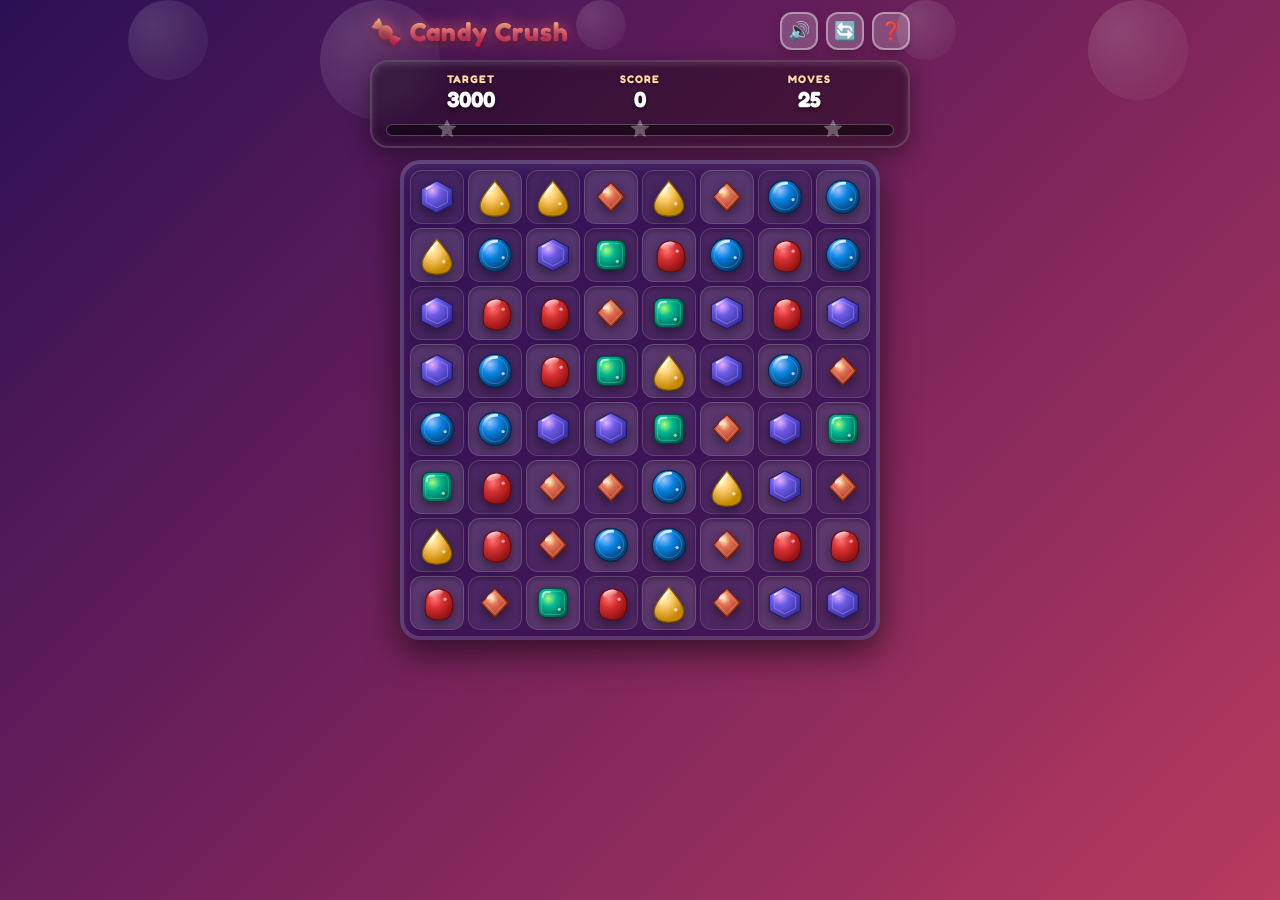
<file: index.html>
<!DOCTYPE html>
<html lang="en">
<head>
    <meta charset="UTF-8">
    <meta name="viewport" content="width=device-width, initial-scale=1.0, maximum-scale=1.0, user-scalable=no">
    <title>Candy Crush</title>
    <link rel="preconnect" href="https://fonts.googleapis.com">
    <link rel="preconnect" href="https://fonts.gstatic.com" crossorigin>
    <link href="https://fonts.googleapis.com/css2?family=Fredoka:wght@400;600;700;800;900&display=swap" rel="stylesheet">
    <link rel="stylesheet" href="style.css">
</head>
<body>
    <!-- Background Animated Floating Candy Bubbles -->
    <div class="bg-decorations">
        <div class="candy-bubble" style="width: 80px; height: 80px; left: 10%; animation-delay: 0s;"></div>
        <div class="candy-bubble" style="width: 120px; height: 120px; left: 25%; animation-delay: 4s;"></div>
        <div class="candy-bubble" style="width: 60px; height: 60px; left: 70%; animation-delay: 2s;"></div>
        <div class="candy-bubble" style="width: 100px; height: 100px; left: 85%; animation-delay: 7s;"></div>
        <div class="candy-bubble" style="width: 50px; height: 50px; left: 45%; animation-delay: 9s;"></div>
    </div>

    <!-- Main Game Wrapper -->
    <div class="game-wrapper">
        <!-- Top Navigation / Title -->
        <header>
            <h1 class="logo-title">🍬 Candy Crush</h1>
            <div class="header-controls">
                <button id="btn-mute" class="btn-icon" title="Toggle Sound">🔊</button>
                <button id="btn-restart" class="btn-icon" title="Restart Game">🔄</button>
                <button id="btn-help" class="btn-icon" title="How to Play">❓</button>
            </div>
        </header>

        <!-- Stats & Star Meter Dashboard -->
        <div class="dashboard">
            <div class="stats-row">
                <div class="stat-card">
                    <span class="stat-label">Target</span>
                    <span id="target-val" class="stat-value">3000</span>
                </div>
                <div class="stat-card">
                    <span class="stat-label">Score</span>
                    <span id="score-val" class="stat-value">0</span>
                </div>
                <div id="moves-card" class="stat-card moves-card">
                    <span class="stat-label">Moves</span>
                    <span id="moves-val" class="stat-value">25</span>
                </div>
            </div>

            <!-- Star Progress Bar -->
            <div class="star-progress-container">
                <div class="progress-track">
                    <div id="progress-fill" class="progress-fill"></div>
                </div>
                <div class="stars-track">
                    <span id="star-1" class="star-icon">⭐</span>
                    <span id="star-2" class="star-icon">⭐</span>
                    <span id="star-3" class="star-icon">⭐</span>
                </div>
            </div>
        </div>

        <!-- Board Area -->
        <div class="board-container">
            <canvas id="fx-canvas"></canvas>
            <div id="floating-text-container"></div>
            <div id="grid" class="grid"></div>
        </div>
    </div>

    <!-- How to Play / Guide Modal -->
    <div id="help-modal" class="modal-overlay">
        <div class="modal-card">
            <h2 class="modal-title">How To Play</h2>
            <div class="guide-list">
                <div class="guide-item">
                    <div class="guide-icon">👉</div>
                    <div><strong>Swap Candies:</strong> Click or swipe 2 adjacent candies to match 3 or more of the same color.</div>
                </div>
                <div class="guide-item">
                    <div class="guide-icon">✨</div>
                    <div><strong>Striped Candy (Match 4):</strong> Clears an entire row or column when detonated!</div>
                </div>
                <div class="guide-item">
                    <div class="guide-icon">💥</div>
                    <div><strong>Wrapped Candy (T or L match):</strong> Explodes a 3x3 square zone!</div>
                </div>
                <div class="guide-item">
                    <div class="guide-icon">🌈</div>
                    <div><strong>Color Bomb (Match 5):</strong> Swap with any candy to clear all candies of that color!</div>
                </div>
                <div class="guide-item">
                    <div class="guide-icon">⚡</div>
                    <div><strong>Special Combos:</strong> Swap two special candies together for massive board-clearing blasts!</div>
                </div>
            </div>
            <button id="close-help-btn" class="modal-btn">Got It!</button>
        </div>
    </div>

    <!-- Game Over Modal -->
    <div id="game-over-modal" class="modal-overlay">
        <div class="modal-card">
            <h2 class="modal-title" style="background: linear-gradient(180deg, #ff6b81, #ee5253); -webkit-background-clip: text;">Out of Moves!</h2>
            <p style="color: #c8d6e5; margin-top: 4px;">You didn't reach the target score this time.</p>
            <div class="modal-score-box">
                <div class="modal-score-label">Final Score</div>
                <div id="gameover-score" class="modal-score-num">0</div>
            </div>
            <button id="gameover-replay-btn" class="modal-btn">Try Again 🔄</button>
        </div>
    </div>

    <!-- Victory Modal -->
    <div id="victory-modal" class="modal-overlay">
        <div class="modal-card">
            <h2 class="modal-title">Sugar Rush!</h2>
            <p style="color: #f1f2f6; margin-top: 4px;">Target achieved! Spectacular job!</p>
            <div id="victory-stars" class="modal-stars">
                <span class="star earned">⭐</span>
                <span class="star earned">⭐</span>
                <span class="star">⭐</span>
            </div>
            <div class="modal-score-box">
                <div class="modal-score-label">Final Score</div>
                <div id="victory-score" class="modal-score-num">0</div>
            </div>
            <button id="victory-replay-btn" class="modal-btn">Play Again 🎉</button>
        </div>
    </div>

    <!-- Scripts -->
    <script src="audio.js"></script>
    <script src="board.js"></script>
    <script src="game.js"></script>
</body>
</html>
</file>
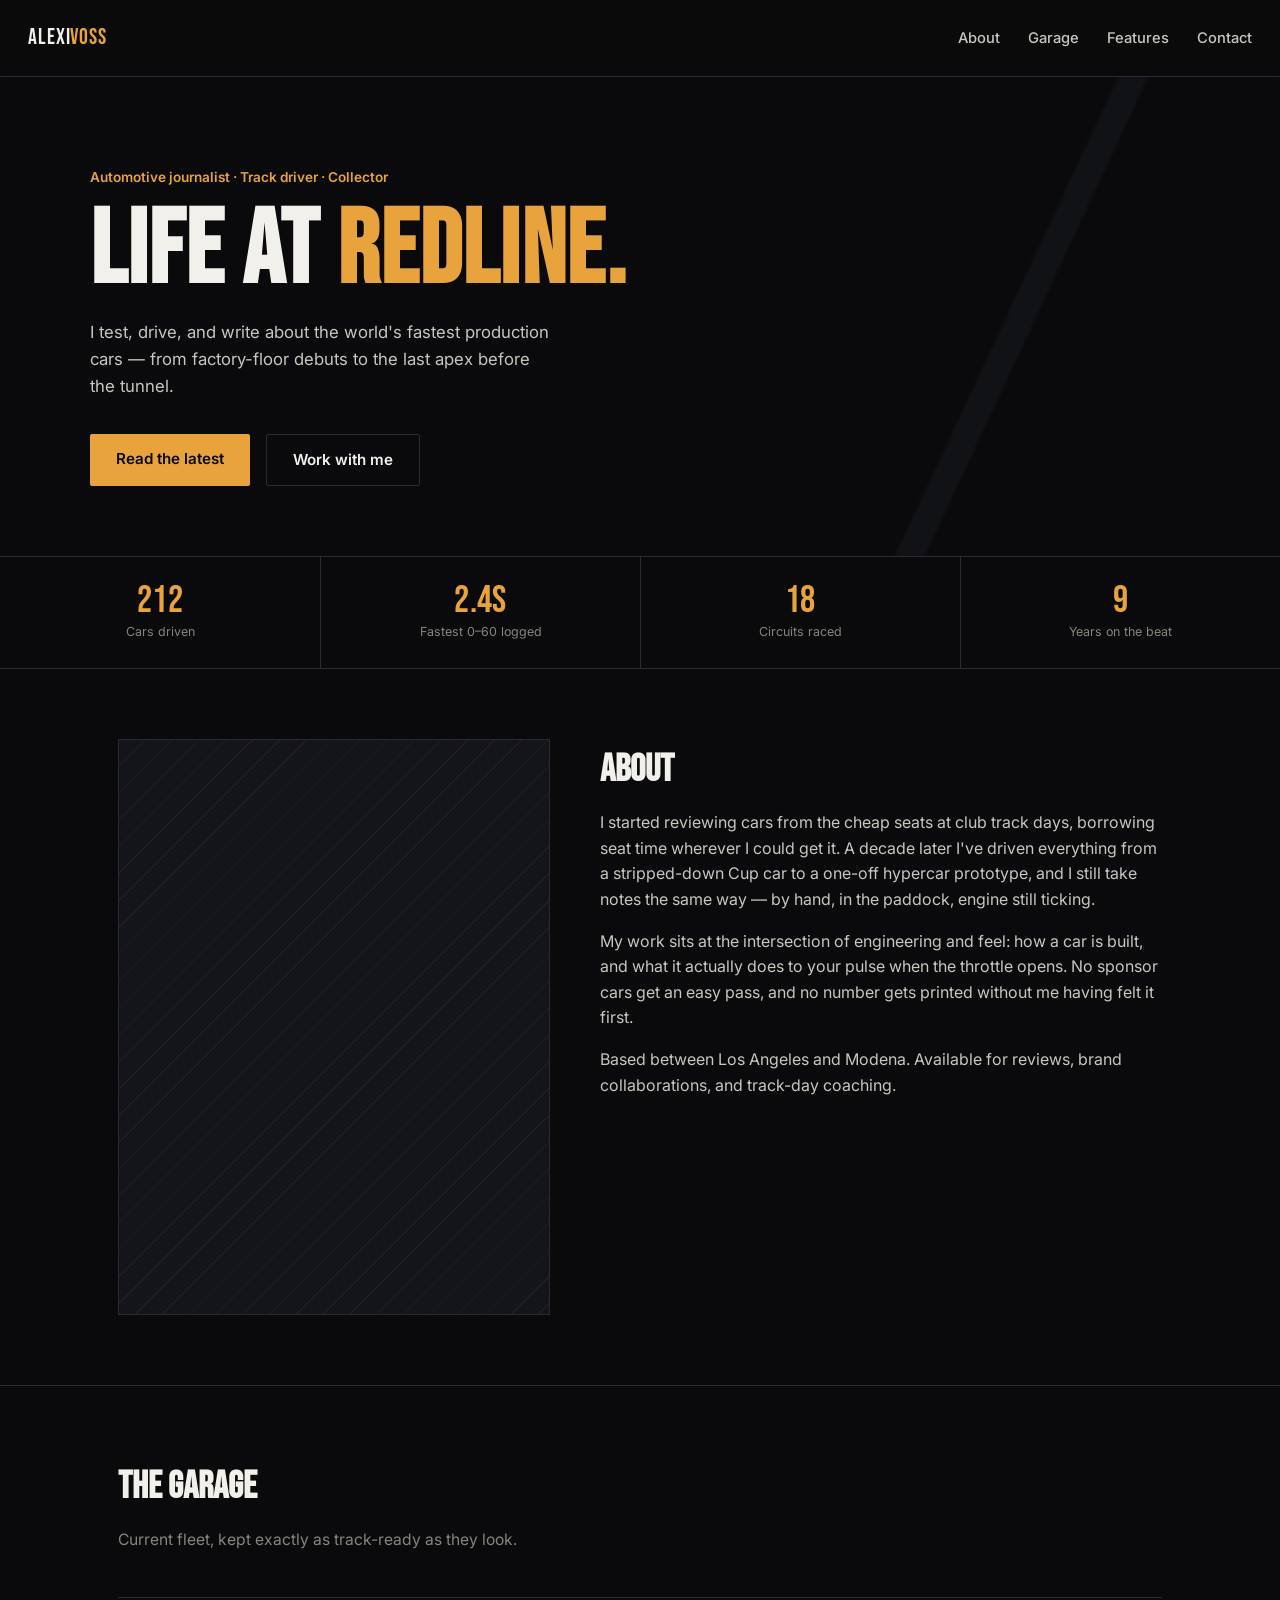
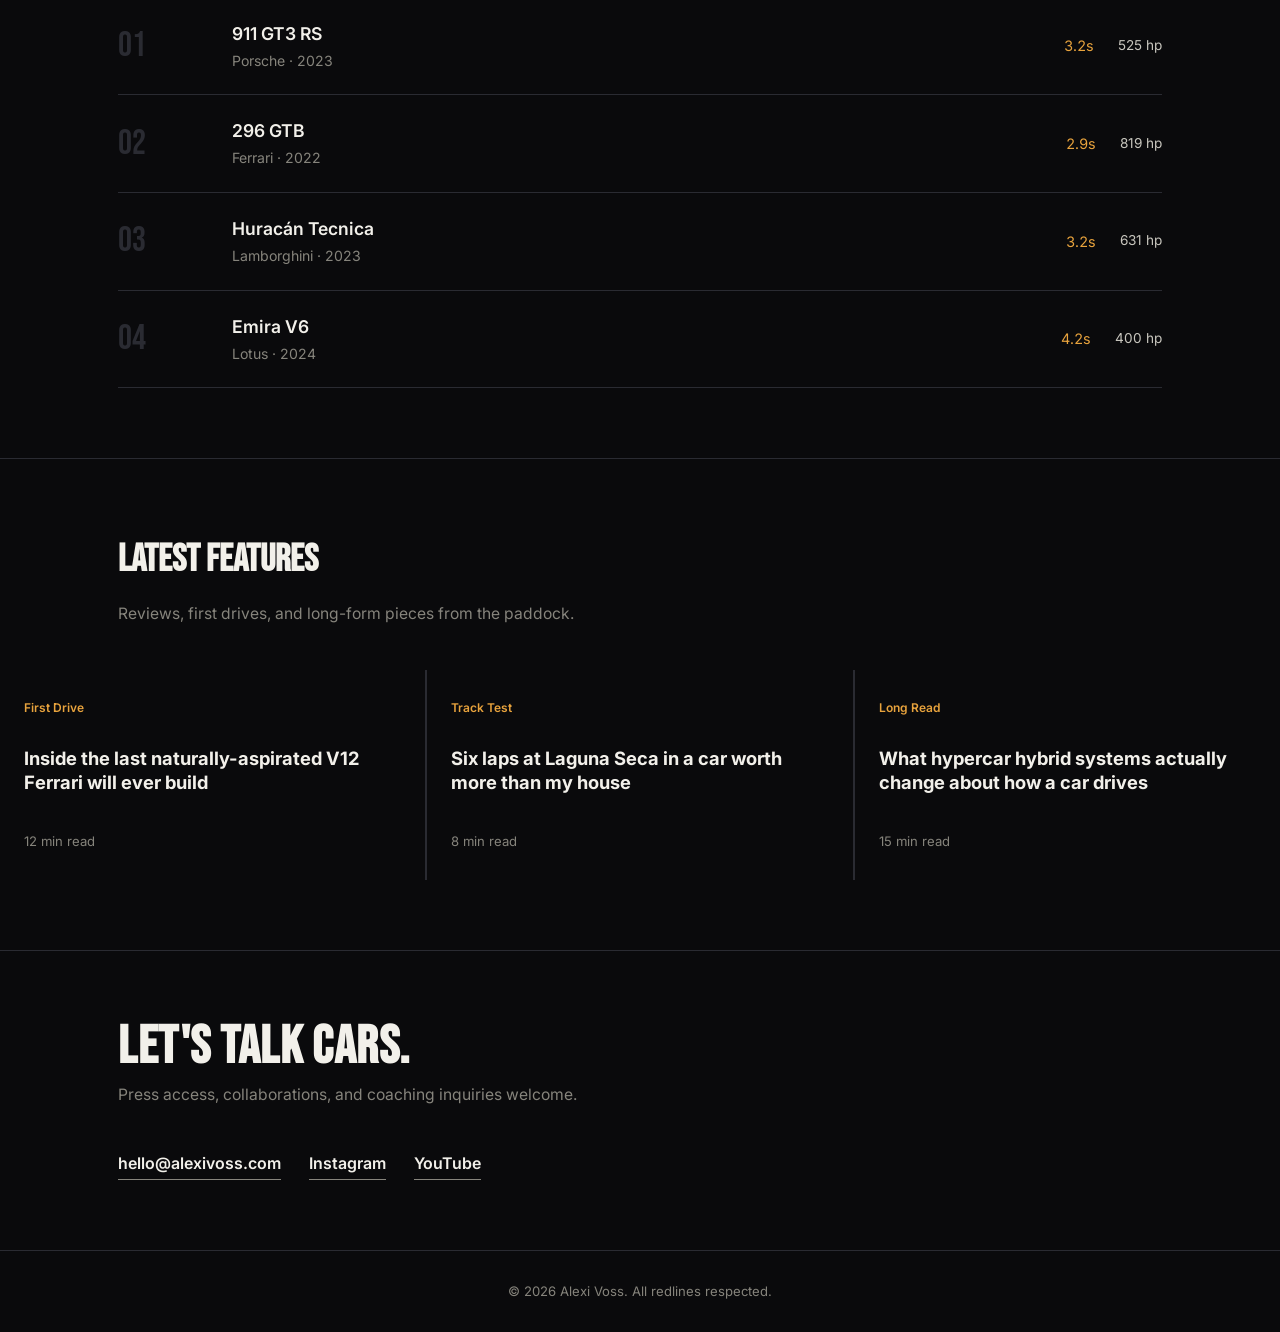
<file: index (2).html>
<!DOCTYPE html>
<html lang="en">
<head>
<meta charset="UTF-8">
<meta name="viewport" content="width=device-width, initial-scale=1, viewport-fit=cover">
<title>Alexi Voss — Supercar Journalist</title>
<link rel="preconnect" href="https://fonts.googleapis.com">
<link rel="preconnect" href="https://fonts.gstatic.com" crossorigin>
<link href="https://fonts.googleapis.com/css2?family=Bebas+Neue&family=Inter:wght@400;500;600&display=swap" rel="stylesheet">
<style>
  :root {
    --ink: #0a0a0c;
    --panel: #14151a;
    --line: #2a2b32;
    --titanium: #c8c6be;
    --titanium-dim: #86847c;
    --amber: #e8a33d;
    --redline: #b8332f;
    --paper: #f2f0ea;
    box-sizing: border-box;
    padding-top: env(safe-area-inset-top, 0px);
    padding-bottom: env(safe-area-inset-bottom, 0px);
  }
  html { scroll-padding-top: env(safe-area-inset-top, 0px); scroll-behavior: smooth; }
  *, *::before, *::after { box-sizing: inherit; margin: 0; padding: 0; }
  body {
    background: var(--ink);
    color: var(--paper);
    font-family: 'Inter', -apple-system, sans-serif;
    line-height: 1.6;
    overflow-x: hidden;
  }
  .display {
    font-family: 'Bebas Neue', 'Arial Narrow', sans-serif;
    letter-spacing: 0.01em;
    line-height: 0.95;
  }
  .wrap { max-width: 1100px; margin: 0 auto; padding: 0 28px; }

  /* NAV */
  nav {
    position: sticky; top: env(safe-area-inset-top, 0px); z-index: 50;
    display: flex; justify-content: space-between; align-items: center;
    padding: 20px 28px;
    background: rgba(10,10,12,0.9); backdrop-filter: blur(6px);
    border-bottom: 1px solid var(--line);
  }
  nav .mark { font-family: 'Bebas Neue', sans-serif; font-size: 1.4rem; letter-spacing: 0.04em; }
  nav .mark span { color: var(--amber); }
  nav ul { list-style: none; display: flex; gap: 28px; }
  nav a { color: var(--titanium); text-decoration: none; font-size: 0.92rem; font-weight: 500; transition: color 0.2s; }
  nav a:hover, nav a:focus-visible { color: var(--paper); }
  @media (max-width: 640px) { nav ul { display: none; } }

  /* HERO */
  .hero {
    position: relative;
    padding: 90px 28px 70px;
    overflow: hidden;
    border-bottom: 1px solid var(--line);
  }
  .hero::before {
    content: "";
    position: absolute; top: 0; right: -10%; width: 60%; height: 100%;
    background: linear-gradient(115deg, transparent 48%, var(--panel) 48.5%, var(--panel) 51%, transparent 51.5%);
    opacity: 0.7;
  }
  .hero-inner { max-width: 1100px; margin: 0 auto; position: relative; }
  .hero .eyebrow { color: var(--amber); font-size: 0.85rem; font-weight: 600; margin-bottom: 14px; }
  .hero h1 {
    font-size: clamp(3rem, 10vw, 6.5rem);
    text-transform: uppercase;
  }
  .hero h1 em { font-style: normal; color: var(--amber); }
  .hero p.tag {
    max-width: 460px; margin-top: 18px; color: var(--titanium);
    font-size: 1.05rem;
  }
  .hero .cta-row { display: flex; gap: 16px; margin-top: 34px; flex-wrap: wrap; }
  .btn {
    display: inline-block; padding: 13px 26px; font-weight: 600; font-size: 0.95rem;
    text-decoration: none; border-radius: 2px; transition: transform 0.15s, background 0.2s;
  }
  .btn-primary { background: var(--amber); color: var(--ink); }
  .btn-primary:hover { background: #f2b859; transform: translateY(-1px); }
  .btn-ghost { border: 1px solid var(--line); color: var(--paper); }
  .btn-ghost:hover { border-color: var(--titanium); transform: translateY(-1px); }

  /* STATS STRIP */
  .stats {
    border-bottom: 1px solid var(--line);
    display: grid; grid-template-columns: repeat(4, 1fr);
  }
  .stat {
    padding: 26px 20px; text-align: center; border-left: 1px solid var(--line);
  }
  .stat:first-child { border-left: none; }
  .stat .num { font-family: 'Bebas Neue', sans-serif; font-size: 2.4rem; color: var(--amber); }
  .stat .lbl { font-size: 0.78rem; color: var(--titanium-dim); margin-top: 2px; }
  @media (max-width: 640px) {
    .stats { grid-template-columns: repeat(2, 1fr); }
    .stat:nth-child(3) { border-left: none; }
  }

  section { padding: 70px 0; border-bottom: 1px solid var(--line); }
  h2.section-title {
    font-family: 'Bebas Neue', sans-serif;
    font-size: 2.4rem;
    text-transform: uppercase;
    margin-bottom: 10px;
  }
  .section-sub { color: var(--titanium-dim); max-width: 520px; margin-bottom: 44px; font-size: 0.98rem; }

  /* ABOUT */
  .about-grid { display: grid; grid-template-columns: 1fr 1.3fr; gap: 50px; align-items: start; }
  .about-grid .figure {
    aspect-ratio: 3/4; background: var(--panel);
    border: 1px solid var(--line);
    position: relative; overflow: hidden;
  }
  .about-grid .figure::after {
    content: "";
    position: absolute; inset: 0;
    background: repeating-linear-gradient(135deg, transparent 0 18px, rgba(232,163,61,0.06) 18px 19px);
  }
  .about-grid p { color: var(--titanium); margin-bottom: 16px; max-width: 60ch; }
  @media (max-width: 760px) { .about-grid { grid-template-columns: 1fr; } .about-grid .figure { max-width: 260px; } }

  /* GARAGE */
  .garage-list { display: flex; flex-direction: column; }
  .garage-row {
    display: grid; grid-template-columns: 90px 1.4fr 1fr auto; gap: 24px; align-items: center;
    padding: 22px 0; border-top: 1px solid var(--line);
  }
  .garage-row:last-child { border-bottom: 1px solid var(--line); }
  .garage-row .rank { font-family: 'Bebas Neue', sans-serif; font-size: 2.2rem; color: var(--line); }
  .garage-row .name { font-weight: 600; font-size: 1.1rem; }
  .garage-row .make { color: var(--titanium-dim); font-size: 0.88rem; margin-top: 2px; }
  .garage-row .spec { color: var(--amber); font-size: 0.9rem; text-align: right; font-variant-numeric: tabular-nums; }
  .garage-row .power { color: var(--titanium); font-size: 0.85rem; text-align: right; }
  @media (max-width: 640px) {
    .garage-row { grid-template-columns: 50px 1fr; grid-template-areas: "rank name" "rank spec"; row-gap: 6px; }
    .garage-row .name { grid-area: name; }
    .garage-row .spec, .garage-row .power { grid-area: spec; text-align: left; }
    .garage-row .power { display: none; }
  }

  /* FEATURED */
  .feature-grid { display: grid; grid-template-columns: repeat(3, 1fr); gap: 2px; background: var(--line); }
  .feature-card { background: var(--ink); padding: 28px 24px; min-height: 210px; display: flex; flex-direction: column; justify-content: space-between; }
  .feature-card .kicker { font-size: 0.75rem; color: var(--amber); font-weight: 600; }
  .feature-card h3 { font-size: 1.15rem; margin-top: 10px; line-height: 1.3; }
  .feature-card .meta { color: var(--titanium-dim); font-size: 0.82rem; margin-top: 16px; }
  @media (max-width: 760px) { .feature-grid { grid-template-columns: 1fr; } }

  /* CONTACT */
  .contact { text-align: left; }
  .contact h2.section-title { font-size: clamp(2.2rem, 6vw, 3.4rem); }
  .contact-links { display: flex; gap: 28px; flex-wrap: wrap; margin-top: 30px; }
  .contact-links a { color: var(--paper); text-decoration: none; font-weight: 600; border-bottom: 1px solid var(--titanium-dim); padding-bottom: 2px; }
  .contact-links a:hover { border-color: var(--amber); color: var(--amber); }

  footer { padding: 30px 28px; text-align: center; color: var(--titanium-dim); font-size: 0.82rem; }

  :focus-visible { outline: 2px solid var(--amber); outline-offset: 2px; }
  @media (prefers-reduced-motion: reduce) { html { scroll-behavior: auto; } * { transition: none !important; } }
</style>
</head>
<body>

<nav>
  <div class="mark">ALEXI<span>VOSS</span></div>
  <ul>
    <li><a href="#about">About</a></li>
    <li><a href="#garage">Garage</a></li>
    <li><a href="#features">Features</a></li>
    <li><a href="#contact">Contact</a></li>
  </ul>
</nav>

<header class="hero">
  <div class="hero-inner">
    <div class="eyebrow">Automotive journalist · Track driver · Collector</div>
    <h1 class="display">Life at <em>redline.</em></h1>
    <p class="tag">I test, drive, and write about the world's fastest production cars — from factory-floor debuts to the last apex before the tunnel.</p>
    <div class="cta-row">
      <a class="btn btn-primary" href="#features">Read the latest</a>
      <a class="btn btn-ghost" href="#contact">Work with me</a>
    </div>
  </div>
</header>

<div class="stats">
  <div class="stat"><div class="num display">212</div><div class="lbl">Cars driven</div></div>
  <div class="stat"><div class="num display">2.4s</div><div class="lbl">Fastest 0–60 logged</div></div>
  <div class="stat"><div class="num display">18</div><div class="lbl">Circuits raced</div></div>
  <div class="stat"><div class="num display">9</div><div class="lbl">Years on the beat</div></div>
</div>

<section id="about">
  <div class="wrap about-grid">
    <div class="figure" role="img" aria-label="Portrait placeholder"></div>
    <div>
      <h2 class="section-title">About</h2>
      <p>I started reviewing cars from the cheap seats at club track days, borrowing seat time wherever I could get it. A decade later I've driven everything from a stripped-down Cup car to a one-off hypercar prototype, and I still take notes the same way — by hand, in the paddock, engine still ticking.</p>
      <p>My work sits at the intersection of engineering and feel: how a car is built, and what it actually does to your pulse when the throttle opens. No sponsor cars get an easy pass, and no number gets printed without me having felt it first.</p>
      <p>Based between Los Angeles and Modena. Available for reviews, brand collaborations, and track-day coaching.</p>
    </div>
  </div>
</section>

<section id="garage">
  <div class="wrap">
    <h2 class="section-title">The Garage</h2>
    <p class="section-sub">Current fleet, kept exactly as track-ready as they look.</p>
    <div class="garage-list">
      <div class="garage-row">
        <div class="rank display">01</div>
        <div><div class="name">911 GT3 RS</div><div class="make">Porsche · 2023</div></div>
        <div class="spec">3.2s</div>
        <div class="power">525 hp</div>
      </div>
      <div class="garage-row">
        <div class="rank display">02</div>
        <div><div class="name">296 GTB</div><div class="make">Ferrari · 2022</div></div>
        <div class="spec">2.9s</div>
        <div class="power">819 hp</div>
      </div>
      <div class="garage-row">
        <div class="rank display">03</div>
        <div><div class="name">Huracán Tecnica</div><div class="make">Lamborghini · 2023</div></div>
        <div class="spec">3.2s</div>
        <div class="power">631 hp</div>
      </div>
      <div class="garage-row">
        <div class="rank display">04</div>
        <div><div class="name">Emira V6</div><div class="make">Lotus · 2024</div></div>
        <div class="spec">4.2s</div>
        <div class="power">400 hp</div>
      </div>
    </div>
  </div>
</section>

<section id="features">
  <div class="wrap">
    <h2 class="section-title">Latest Features</h2>
    <p class="section-sub">Reviews, first drives, and long-form pieces from the paddock.</p>
  </div>
  <div class="feature-grid">
    <div class="feature-card">
      <div class="kicker">First Drive</div>
      <h3>Inside the last naturally-aspirated V12 Ferrari will ever build</h3>
      <div class="meta">12 min read</div>
    </div>
    <div class="feature-card">
      <div class="kicker">Track Test</div>
      <h3>Six laps at Laguna Seca in a car worth more than my house</h3>
      <div class="meta">8 min read</div>
    </div>
    <div class="feature-card">
      <div class="kicker">Long Read</div>
      <h3>What hypercar hybrid systems actually change about how a car drives</h3>
      <div class="meta">15 min read</div>
    </div>
  </div>
</section>

<section id="contact" class="contact">
  <div class="wrap">
    <h2 class="section-title display">Let's talk cars.</h2>
    <p class="section-sub">Press access, collaborations, and coaching inquiries welcome.</p>
    <div class="contact-links">
      <a href="mailto:hello@alexivoss.com">hello@alexivoss.com</a>
      <a href="#">Instagram</a>
      <a href="#">YouTube</a>
    </div>
  </div>
</section>

<footer>© 2026 Alexi Voss. All redlines respected.</footer>

</body>
</html>
</file>
<file: style.css>
/* Candy Crush Visual Styling */
:root {
    --bg-gradient: linear-gradient(135deg, #2b1055 0%, #75225b 50%, #b83b5e 100%);
    --board-bg: rgba(43, 16, 85, 0.75);
    --cell-bg-1: rgba(255, 255, 255, 0.08);
    --cell-bg-2: rgba(255, 255, 255, 0.15);
    --cell-border: rgba(255, 255, 255, 0.12);
    --gold: #ffd700;
    --font-family: 'Fredoka', 'Quicksand', 'Arial Rounded MT Bold', -apple-system, BlinkMacSystemFont, sans-serif;
}

* {
    box-sizing: border-box;
    margin: 0;
    padding: 0;
    user-select: none;
    -webkit-user-select: none;
    -webkit-tap-highlight-color: transparent;
}

body {
    min-height: 100vh;
    background: var(--bg-gradient);
    font-family: var(--font-family);
    color: #ffffff;
    display: flex;
    flex-direction: column;
    align-items: center;
    justify-content: flex-start;
    padding: 12px;
    overflow-x: hidden;
    position: relative;
}

/* Background animated candy bubbles */
.bg-decorations {
    position: fixed;
    top: 0;
    left: 0;
    width: 100%;
    height: 100%;
    pointer-events: none;
    overflow: hidden;
    z-index: 0;
}

.candy-bubble {
    position: absolute;
    border-radius: 50%;
    opacity: 0.15;
    background: radial-gradient(circle at 30% 30%, #ffffff, rgba(255, 255, 255, 0.1));
    animation: floatUp 16s linear infinite;
}

@keyframes floatUp {
    0% { transform: translateY(105vh) scale(0.6); opacity: 0; }
    20% { opacity: 0.2; }
    80% { opacity: 0.2; }
    100% { transform: translateY(-10vh) scale(1.1); opacity: 0; }
}

/* Main Container */
.game-wrapper {
    position: relative;
    z-index: 1;
    display: flex;
    flex-direction: column;
    align-items: center;
    width: 100%;
    max-width: 540px;
}

/* Header & HUD */
header {
    width: 100%;
    display: flex;
    justify-content: space-between;
    align-items: center;
    margin-bottom: 10px;
}

.logo-title {
    font-size: 26px;
    font-weight: 900;
    letter-spacing: 1px;
    text-shadow: 0 4px 10px rgba(0, 0, 0, 0.5), 0 0 15px rgba(255, 107, 129, 0.8);
    background: linear-gradient(180deg, #fff275 0%, #ff5e7e 60%, #ff0844 100%);
    -webkit-background-clip: text;
    -webkit-text-fill-color: transparent;
    display: flex;
    align-items: center;
    gap: 6px;
}

.header-controls {
    display: flex;
    gap: 8px;
}

.btn-icon {
    background: rgba(255, 255, 255, 0.2);
    border: 2px solid rgba(255, 255, 255, 0.4);
    border-radius: 12px;
    color: white;
    width: 38px;
    height: 38px;
    display: flex;
    align-items: center;
    justify-content: center;
    font-size: 18px;
    cursor: pointer;
    box-shadow: 0 4px 8px rgba(0, 0, 0, 0.2);
    transition: transform 0.15s ease, background 0.15s ease;
}

.btn-icon:hover {
    background: rgba(255, 255, 255, 0.35);
    transform: translateY(-2px);
}

.btn-icon:active {
    transform: scale(0.92);
}

/* Dashboard: Moves, Score, Target, Stars */
.dashboard {
    width: 100%;
    background: rgba(0, 0, 0, 0.35);
    border: 2px solid rgba(255, 255, 255, 0.18);
    border-radius: 18px;
    padding: 10px 14px;
    margin-bottom: 12px;
    box-shadow: inset 0 2px 6px rgba(255, 255, 255, 0.15), 0 8px 24px rgba(0, 0, 0, 0.4);
    backdrop-filter: blur(10px);
}

.stats-row {
    display: flex;
    justify-content: space-between;
    align-items: center;
    margin-bottom: 8px;
}

.stat-card {
    display: flex;
    flex-direction: column;
    align-items: center;
    flex: 1;
}

.stat-label {
    font-size: 11px;
    text-transform: uppercase;
    font-weight: 700;
    letter-spacing: 1px;
    color: #ffd8a8;
    text-shadow: 0 1px 3px rgba(0, 0, 0, 0.6);
}

.stat-value {
    font-size: 22px;
    font-weight: 900;
    color: #ffffff;
    text-shadow: 0 2px 5px rgba(0, 0, 0, 0.6);
}

.moves-card.low-moves .stat-value {
    color: #ff4757;
    animation: pulseWarning 0.8s infinite alternate;
}

@keyframes pulseWarning {
    from { transform: scale(1); filter: drop-shadow(0 0 4px #ff4757); }
    to { transform: scale(1.15); filter: drop-shadow(0 0 12px #ff4757); }
}

/* Star Progress Bar */
.star-progress-container {
    width: 100%;
    position: relative;
    padding-top: 4px;
}

.progress-track {
    width: 100%;
    height: 12px;
    background: rgba(0, 0, 0, 0.5);
    border-radius: 10px;
    border: 1.5px solid rgba(255, 255, 255, 0.25);
    overflow: hidden;
    position: relative;
}

.progress-fill {
    height: 100%;
    width: 0%;
    background: linear-gradient(90deg, #ff7675, #fdcb6e, #55efc4);
    border-radius: 8px;
    transition: width 0.35s cubic-bezier(0.34, 1.56, 0.64, 1);
    box-shadow: 0 0 8px rgba(255, 234, 167, 0.8);
}

.stars-track {
    position: absolute;
    top: -2px;
    left: 0;
    width: 100%;
    display: flex;
    justify-content: space-between;
    pointer-events: none;
    padding: 0 10%;
}

.star-icon {
    font-size: 16px;
    filter: grayscale(1) opacity(0.4);
    transition: transform 0.4s cubic-bezier(0.175, 0.885, 0.32, 1.275), filter 0.3s ease;
}

.star-icon.achieved {
    filter: grayscale(0) opacity(1) drop-shadow(0 0 6px #ffd700);
    transform: scale(1.35) rotate(12deg);
}

/* Board Outer Frame */
.board-container {
    position: relative;
    width: 100%;
    max-width: 480px;
    aspect-ratio: 1 / 1;
    background: var(--board-bg);
    border-radius: 20px;
    padding: 10px;
    box-shadow: 0 12px 35px rgba(0, 0, 0, 0.6), inset 0 0 0 4px rgba(255, 255, 255, 0.15), inset 0 8px 16px rgba(255, 255, 255, 0.1);
    backdrop-filter: blur(12px);
    touch-action: none;
}

/* Canvas for Particles & Fireworks */
#fx-canvas {
    position: absolute;
    top: 0;
    left: 0;
    width: 100%;
    height: 100%;
    pointer-events: none;
    z-index: 10;
    border-radius: 20px;
}

/* Floating Notification / Score text layer */
#floating-text-container {
    position: absolute;
    top: 0;
    left: 0;
    width: 100%;
    height: 100%;
    pointer-events: none;
    z-index: 15;
    overflow: hidden;
    border-radius: 20px;
}

.float-score {
    position: absolute;
    font-size: 20px;
    font-weight: 900;
    color: #fff;
    text-shadow: 0 2px 4px #000, 0 0 10px #ffeaa7;
    animation: floatUpFade 0.9s forwards ease-out;
    transform: translate(-50%, -50%);
    pointer-events: none;
}

.float-banner {
    position: absolute;
    left: 50%;
    top: 45%;
    transform: translate(-50%, -50%) scale(0.5);
    font-size: 32px;
    font-weight: 900;
    text-transform: uppercase;
    letter-spacing: 2px;
    padding: 8px 24px;
    border-radius: 30px;
    background: linear-gradient(135deg, #ff0844, #ffb199);
    border: 3px solid #fff;
    box-shadow: 0 10px 25px rgba(0, 0, 0, 0.6);
    color: #fff;
    text-shadow: 0 2px 4px rgba(0, 0, 0, 0.5);
    animation: bannerPop 1.2s forwards cubic-bezier(0.175, 0.885, 0.32, 1.275);
    pointer-events: none;
}

@keyframes bannerPop {
    0% { transform: translate(-50%, -50%) scale(0.3); opacity: 0; }
    25% { transform: translate(-50%, -50%) scale(1.15); opacity: 1; }
    40% { transform: translate(-50%, -50%) scale(1.0); opacity: 1; }
    80% { transform: translate(-50%, -50%) scale(1.0); opacity: 1; }
    100% { transform: translate(-50%, -65%) scale(1.2); opacity: 0; }
}

@keyframes floatUpFade {
    0% { opacity: 0; transform: translate(-50%, 0) scale(0.8); }
    30% { opacity: 1; transform: translate(-50%, -15px) scale(1.2); }
    100% { opacity: 0; transform: translate(-50%, -45px) scale(1); }
}

/* 8x8 Grid */
.grid {
    display: grid;
    grid-template-columns: repeat(8, 1fr);
    grid-template-rows: repeat(8, 1fr);
    width: 100%;
    height: 100%;
    gap: 4px;
    position: relative;
}

/* Individual Cell Slot */
.cell {
    position: relative;
    border-radius: 12px;
    display: flex;
    align-items: center;
    justify-content: center;
    background: var(--cell-bg-1);
    box-shadow: inset 0 2px 4px rgba(0, 0, 0, 0.3);
    border: 1px solid var(--cell-border);
}

.cell.checker {
    background: var(--cell-bg-2);
}

/* Candy Element */
.candy {
    position: absolute;
    width: 100%;
    height: 100%;
    display: flex;
    align-items: center;
    justify-content: center;
    cursor: grab;
    transition: transform 0.22s cubic-bezier(0.25, 1, 0.5, 1), opacity 0.15s ease;
    z-index: 2;
}

.candy:active {
    cursor: grabbing;
}

.candy svg {
    width: 88%;
    height: 88%;
    filter: drop-shadow(0 4px 6px rgba(0, 0, 0, 0.45));
    transition: transform 0.15s ease;
}

/* Selection Glow */
.candy.selected {
    z-index: 5;
}

.candy.selected svg {
    transform: scale(1.18);
    filter: drop-shadow(0 0 12px #ffeaa7) drop-shadow(0 4px 8px rgba(0,0,0,0.6));
    animation: selectedBob 0.6s infinite alternate ease-in-out;
}

@keyframes selectedBob {
    from { transform: scale(1.15); }
    to { transform: scale(1.23); }
}

/* Idle Hint Animation */
.candy.hint svg {
    animation: hintShake 1.2s infinite ease-in-out;
    filter: drop-shadow(0 0 10px #70a1ff) drop-shadow(0 0 18px #fff);
}

@keyframes hintShake {
    0%, 100% { transform: scale(1) rotate(0deg); }
    20% { transform: scale(1.12) rotate(-8deg); }
    40% { transform: scale(1.12) rotate(8deg); }
    60% { transform: scale(1.12) rotate(-6deg); }
    80% { transform: scale(1.05) rotate(0deg); }
}

/* Pop / Disappear Animation */
.candy.popping {
    animation: popOut 0.25s forwards cubic-bezier(0.175, 0.885, 0.32, 1.275);
    z-index: 4;
}

@keyframes popOut {
    0% { transform: scale(1); opacity: 1; }
    50% { transform: scale(1.35); opacity: 0.8; }
    100% { transform: scale(0.1); opacity: 0; }
}

/* Special Beam Lines for Striped explosions */
.laser-beam-h {
    position: absolute;
    left: 0;
    width: 100%;
    height: 18px;
    background: radial-gradient(ellipse at center, #ffffff 0%, rgba(255, 234, 167, 0.9) 40%, rgba(255, 107, 129, 0) 80%);
    box-shadow: 0 0 20px #ff6b81, 0 0 40px #fff;
    z-index: 9;
    animation: beamFade 0.35s forwards ease-out;
    pointer-events: none;
}

.laser-beam-v {
    position: absolute;
    top: 0;
    height: 100%;
    width: 18px;
    background: radial-gradient(ellipse at center, #ffffff 0%, rgba(255, 234, 167, 0.9) 40%, rgba(255, 107, 129, 0) 80%);
    box-shadow: 0 0 20px #ff6b81, 0 0 40px #fff;
    z-index: 9;
    animation: beamFade 0.35s forwards ease-out;
    pointer-events: none;
}

@keyframes beamFade {
    0% { opacity: 0; transform: scaleY(0.4); }
    40% { opacity: 1; transform: scaleY(1.3); }
    100% { opacity: 0; transform: scaleY(0.1); }
}

/* Modals (Game Over, Victory, Instructions) */
.modal-overlay {
    position: fixed;
    top: 0;
    left: 0;
    width: 100%;
    height: 100%;
    background: rgba(15, 6, 32, 0.82);
    backdrop-filter: blur(8px);
    display: flex;
    align-items: center;
    justify-content: center;
    z-index: 100;
    opacity: 0;
    pointer-events: none;
    transition: opacity 0.3s ease;
    padding: 20px;
}

.modal-overlay.active {
    opacity: 1;
    pointer-events: auto;
}

.modal-card {
    background: linear-gradient(145deg, #3d1c5a, #200b3b);
    border: 3px solid rgba(255, 255, 255, 0.3);
    border-radius: 28px;
    padding: 28px 24px;
    width: 100%;
    max-width: 400px;
    display: flex;
    flex-direction: column;
    align-items: center;
    text-align: center;
    box-shadow: 0 20px 50px rgba(0, 0, 0, 0.7), inset 0 2px 6px rgba(255, 255, 255, 0.2);
    transform: scale(0.85);
    transition: transform 0.3s cubic-bezier(0.175, 0.885, 0.32, 1.275);
}

.modal-overlay.active .modal-card {
    transform: scale(1);
}

.modal-title {
    font-size: 32px;
    font-weight: 900;
    margin-bottom: 12px;
    background: linear-gradient(180deg, #fff275, #ff4757);
    -webkit-background-clip: text;
    -webkit-text-fill-color: transparent;
    text-shadow: 0 4px 10px rgba(0, 0, 0, 0.4);
}

.modal-stars {
    font-size: 40px;
    display: flex;
    gap: 12px;
    margin: 14px 0;
}

.modal-stars .star {
    filter: grayscale(1) opacity(0.3);
    transition: transform 0.4s cubic-bezier(0.175, 0.885, 0.32, 1.275), filter 0.3s ease;
}

.modal-stars .star.earned {
    filter: grayscale(0) opacity(1) drop-shadow(0 0 10px #ffd700);
    transform: scale(1.2);
}

.modal-score-box {
    background: rgba(0, 0, 0, 0.4);
    border: 1px solid rgba(255, 255, 255, 0.15);
    border-radius: 16px;
    padding: 12px 24px;
    margin: 12px 0 20px;
    width: 100%;
}

.modal-score-label {
    font-size: 13px;
    text-transform: uppercase;
    letter-spacing: 1px;
    color: #ffbe76;
}

.modal-score-num {
    font-size: 32px;
    font-weight: 900;
    color: #ffffff;
}

.modal-btn {
    background: linear-gradient(180deg, #2ed573 0%, #10ac84 100%);
    border: 2px solid #7bed9f;
    color: #ffffff;
    font-family: inherit;
    font-size: 18px;
    font-weight: 800;
    padding: 12px 36px;
    border-radius: 50px;
    cursor: pointer;
    box-shadow: 0 8px 18px rgba(46, 213, 115, 0.4);
    transition: transform 0.15s ease, box-shadow 0.15s ease;
}

.modal-btn:hover {
    transform: translateY(-2px);
    box-shadow: 0 10px 24px rgba(46, 213, 115, 0.55);
}

.modal-btn:active {
    transform: scale(0.96);
}

/* Guide items in help modal */
.guide-list {
    text-align: left;
    margin: 14px 0 22px;
    font-size: 14px;
    line-height: 1.6;
    color: #dfe4ea;
    width: 100%;
}

.guide-item {
    display: flex;
    align-items: center;
    gap: 10px;
    margin-bottom: 10px;
}

.guide-icon {
    width: 32px;
    height: 32px;
    flex-shrink: 0;
}

/* Responsive adjustments */
@media (max-width: 480px) {
    .logo-title {
        font-size: 22px;
    }
    .board-container {
        padding: 6px;
    }
    .grid {
        gap: 2px;
    }
    .cell {
        border-radius: 8px;
    }
    .stat-value {
        font-size: 18px;
    }
}
</file>
